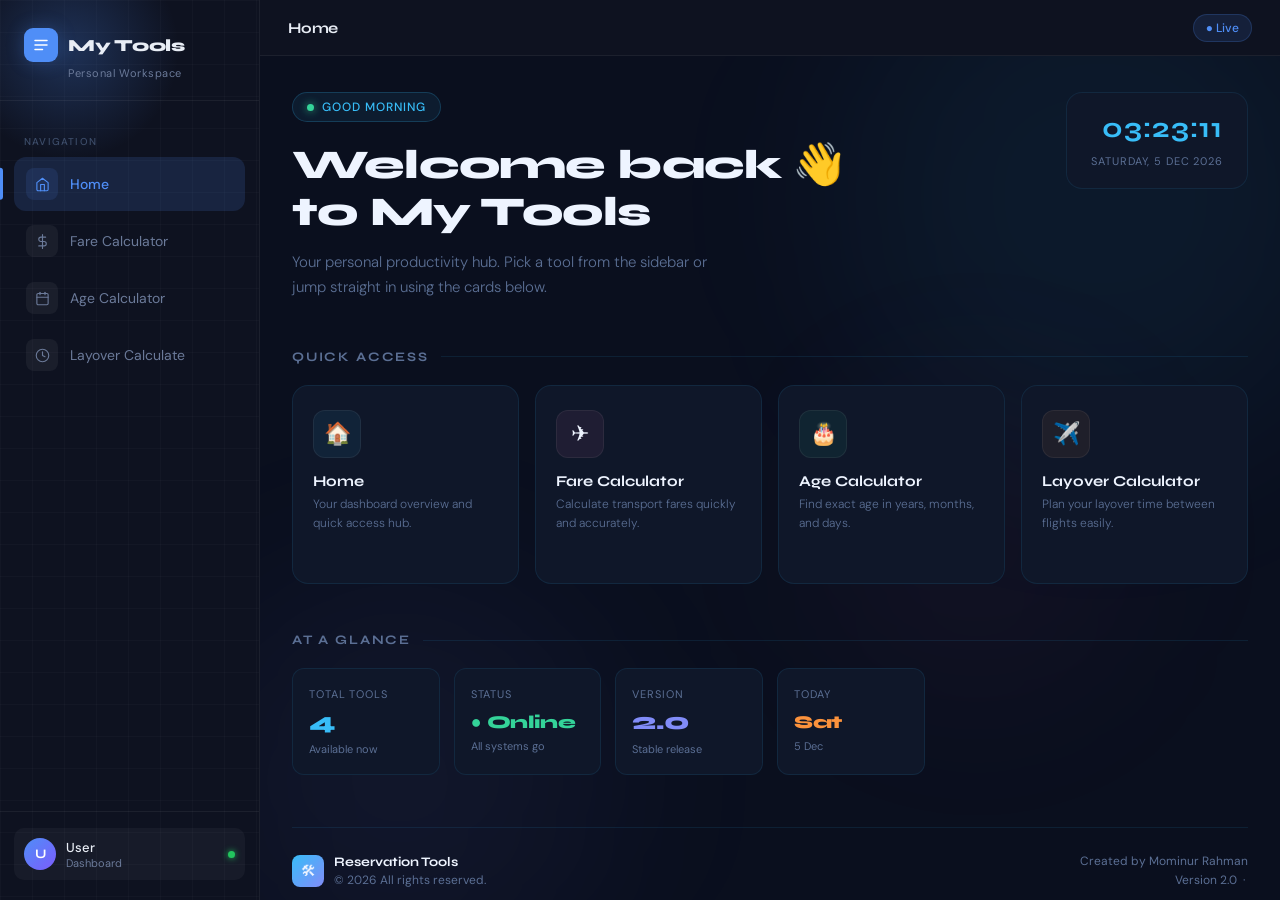
<file: index.html>
<!DOCTYPE html>
<html lang="en">
<head>
  <meta charset="UTF-8">
  <meta name="viewport" content="width=device-width, initial-scale=1.0">
  <title>Reservation-tools</title>
  <link rel="preconnect" href="https://fonts.googleapis.com">
  <link href="https://fonts.googleapis.com/css2?family=Syne:wght@400;600;700;800&family=DM+Sans:wght@300;400;500&display=swap" rel="stylesheet">

  <style>
    *, *::before, *::after {
      box-sizing: border-box;
      margin: 0;
      padding: 0;
    }

    :root {
      --bg-deep:       #0a0d14;
      --bg-sidebar:    #0e1220;
      --bg-card:       #141927;
      --border:        rgba(255,255,255,0.06);
      --accent:        #4f8ef7;
      --accent-glow:   rgba(79,142,247,0.25);
      --accent-soft:   rgba(79,142,247,0.12);
      --text-primary:  #e8edf5;
      --text-muted:    #6b7a99;
      --text-dim:      #3d4d6a;
      --active-bg:     rgba(79,142,247,0.15);
      --hover-bg:      rgba(255,255,255,0.04);
      --sidebar-w:     260px;
      --radius:        12px;
    }

    html, body {
      height: 100%;
      background: var(--bg-deep);
      color: var(--text-primary);
      font-family: 'DM Sans', sans-serif;
    }

    body {
      display: flex;
      height: 100vh;
      overflow: hidden;
    }

    /* ── SIDEBAR ── */
    .sidebar {
      width: var(--sidebar-w);
      min-width: var(--sidebar-w);
      background: var(--bg-sidebar);
      border-right: 1px solid var(--border);
      display: flex;
      flex-direction: column;
      position: relative;
      overflow: hidden;
    }

    .sidebar::before {
      content: '';
      position: absolute;
      inset: 0;
      background-image:
        linear-gradient(var(--border) 1px, transparent 1px),
        linear-gradient(90deg, var(--border) 1px, transparent 1px);
      background-size: 32px 32px;
      opacity: 0.4;
      pointer-events: none;
    }

    .sidebar::after {
      content: '';
      position: absolute;
      top: -60px;
      left: -40px;
      width: 220px;
      height: 220px;
      background: radial-gradient(circle, var(--accent-glow) 0%, transparent 70%);
      pointer-events: none;
    }

    /* ── BRAND ── */
    .brand {
      padding: 28px 24px 20px;
      position: relative;
      z-index: 1;
      border-bottom: 1px solid var(--border);
    }

    .brand-logo {
      display: flex;
      align-items: center;
      gap: 10px;
      margin-bottom: 4px;
    }

    .brand-icon {
      width: 34px;
      height: 34px;
      background: var(--accent);
      border-radius: 9px;
      display: flex;
      align-items: center;
      justify-content: center;
      box-shadow: 0 0 18px var(--accent-glow);
      flex-shrink: 0;
    }

    .brand-icon svg {
      width: 18px;
      height: 18px;
      stroke: white;
      fill: none;
      stroke-width: 2;
      stroke-linecap: round;
    }

    .brand-name {
      font-family: 'Syne', sans-serif;
      font-size: 17px;
      font-weight: 800;
      letter-spacing: -0.3px;
      color: var(--text-primary);
    }

    .brand-tag {
      font-size: 11px;
      color: var(--text-muted);
      letter-spacing: 0.05em;
      margin-left: 44px;
    }

    /* ── NAV ── */
    .nav-section {
      flex: 1;
      padding: 20px 14px;
      position: relative;
      z-index: 1;
      display: flex;
      flex-direction: column;
      gap: 3px;
      overflow-y: auto;
    }

    .nav-label {
      font-size: 10px;
      font-weight: 500;
      letter-spacing: 0.12em;
      text-transform: uppercase;
      color: var(--text-dim);
      padding: 10px 10px 6px;
      margin-top: 4px;
    }

    .menu {
      display: flex;
      align-items: center;
      gap: 12px;
      padding: 11px 12px;
      border-radius: var(--radius);
      text-decoration: none;
      color: var(--text-muted);
      font-size: 14px;
      font-weight: 400;
      transition: background 0.18s, color 0.18s, transform 0.15s;
      position: relative;
      cursor: pointer;
    }

    .menu:hover {
      background: var(--hover-bg);
      color: var(--text-primary);
      transform: translateX(2px);
    }

    .menu.active {
      background: var(--active-bg);
      color: var(--accent);
      font-weight: 500;
    }

    .menu.active::before {
      content: '';
      position: absolute;
      left: -14px;
      top: 50%;
      transform: translateY(-50%);
      width: 3px;
      height: 60%;
      background: var(--accent);
      border-radius: 0 3px 3px 0;
    }

    .menu-icon {
      width: 32px;
      height: 32px;
      border-radius: 8px;
      background: rgba(255,255,255,0.05);
      display: flex;
      align-items: center;
      justify-content: center;
      flex-shrink: 0;
      transition: background 0.18s;
    }

    .menu.active .menu-icon {
      background: var(--accent-soft);
    }

    .menu:hover .menu-icon {
      background: rgba(255,255,255,0.08);
    }

    .menu-icon svg {
      width: 15px;
      height: 15px;
      stroke: currentColor;
      fill: none;
      stroke-width: 1.8;
      stroke-linecap: round;
      stroke-linejoin: round;
    }

    /* ── FOOTER ── */
    .sidebar-footer {
      padding: 16px 14px 20px;
      border-top: 1px solid var(--border);
      position: relative;
      z-index: 1;
    }

    .user-card {
      display: flex;
      align-items: center;
      gap: 10px;
      padding: 10px;
      border-radius: 10px;
      background: var(--hover-bg);
    }

    .user-avatar {
      width: 32px;
      height: 32px;
      border-radius: 50%;
      background: linear-gradient(135deg, var(--accent), #7c5cfc);
      display: flex;
      align-items: center;
      justify-content: center;
      font-family: 'Syne', sans-serif;
      font-weight: 700;
      font-size: 13px;
      color: white;
      flex-shrink: 0;
    }

    .user-info {
      flex: 1;
      min-width: 0;
    }

    .user-name {
      font-size: 13px;
      font-weight: 500;
      color: var(--text-primary);
      white-space: nowrap;
      overflow: hidden;
      text-overflow: ellipsis;
    }

    .user-role {
      font-size: 11px;
      color: var(--text-muted);
    }

    .user-dot {
      width: 7px;
      height: 7px;
      border-radius: 50%;
      background: #22c55e;
      box-shadow: 0 0 6px #22c55e;
      flex-shrink: 0;
    }

    /* ── MAIN CONTENT ── */
    .content-area {
      flex: 1;
      display: flex;
      flex-direction: column;
      overflow: hidden;
    }

    .topbar {
      height: 56px;
      background: var(--bg-sidebar);
      border-bottom: 1px solid var(--border);
      display: flex;
      align-items: center;
      justify-content: space-between;
      padding: 0 28px;
      flex-shrink: 0;
    }

    .topbar-title {
      font-family: 'Syne', sans-serif;
      font-size: 15px;
      font-weight: 700;
      color: var(--text-primary);
      letter-spacing: -0.2px;
    }

    .topbar-right {
      display: flex;
      align-items: center;
      gap: 8px;
    }

    .topbar-pill {
      padding: 5px 12px;
      border-radius: 20px;
      background: var(--accent-soft);
      color: var(--accent);
      font-size: 12px;
      font-weight: 500;
      border: 1px solid rgba(79,142,247,0.2);
    }

    .frame-wrapper {
      flex: 1;
      position: relative;
      overflow: hidden;
    }

    .content {
      width: 100%;
      height: 100%;
      border: none;
      display: block;
      background: var(--bg-deep);
    }

    .nav-section::-webkit-scrollbar { width: 4px; }
    .nav-section::-webkit-scrollbar-track { background: transparent; }
    .nav-section::-webkit-scrollbar-thumb { background: var(--border); border-radius: 4px; }
  </style>
</head>
<body>

  <!-- ── SIDEBAR ── -->
  <div class="sidebar">

    <div class="brand">
      <div class="brand-logo">
        <div class="brand-icon">
          <svg viewBox="0 0 24 24"><path d="M4 6h16M4 12h16M4 18h10"/></svg>
        </div>
        <span class="brand-name">My Tools</span>
      </div>
      <div class="brand-tag">Personal Workspace</div>
    </div>

    <nav class="nav-section">
      <div class="nav-label">Navigation</div>

      <a class="menu active" href="home.html" target="frame" onclick="setActive(this, 'Home')">
        <span class="menu-icon">
          <svg viewBox="0 0 24 24"><path d="M3 9l9-7 9 7v11a2 2 0 0 1-2 2H5a2 2 0 0 1-2-2z"/><polyline points="9 22 9 12 15 12 15 22"/></svg>
        </span>
        Home
      </a>

      <a class="menu" href="Fare-Calculator/fare.html" target="frame" onclick="setActive(this, 'Fare Calculator')">
        <span class="menu-icon">
          <svg viewBox="0 0 24 24"><line x1="12" y1="1" x2="12" y2="23"/><path d="M17 5H9.5a3.5 3.5 0 0 0 0 7h5a3.5 3.5 0 0 1 0 7H6"/></svg>
        </span>
        Fare Calculator
      </a>

      <a class="menu" href="Age-Calculator/age.html" target="frame" onclick="setActive(this, 'Age Calculator')">
        <span class="menu-icon">
          <svg viewBox="0 0 24 24"><rect x="3" y="4" width="18" height="18" rx="2" ry="2"/><line x1="16" y1="2" x2="16" y2="6"/><line x1="8" y1="2" x2="8" y2="6"/><line x1="3" y1="10" x2="21" y2="10"/></svg>
        </span>
        Age Calculator
      </a>

      <a class="menu" href="Layover/Layover.html" target="frame" onclick="setActive(this, 'Layover Calculate')">
        <span class="menu-icon">
          <svg viewBox="0 0 24 24"><circle cx="12" cy="12" r="10"/><polyline points="12 6 12 12 16 14"/></svg>
        </span>
        Layover Calculate
      </a>
    </nav>

    <div class="sidebar-footer">
      <div class="user-card">
        <div class="user-avatar">U</div>
        <div class="user-info">
          <div class="user-name">User</div>
          <div class="user-role">Dashboard</div>
        </div>
        <div class="user-dot"></div>
      </div>
    </div>

  </div>

  <!-- ── MAIN ── -->
  <div class="content-area">
    <div class="topbar">
      <span class="topbar-title" id="page-title">Home</span>
      <div class="topbar-right">
        <span class="topbar-pill">● Live</span>
      </div>
    </div>
    <div class="frame-wrapper">
      <iframe class="content" name="frame" src="home.html"></iframe>
    </div>
  </div>

  <script>
    function setActive(el, title) {
      document.querySelectorAll('.menu').forEach(m => m.classList.remove('active'));
      el.classList.add('active');
      document.getElementById('page-title').textContent = title;
    }
  </script>

</body>
</html>
</file>
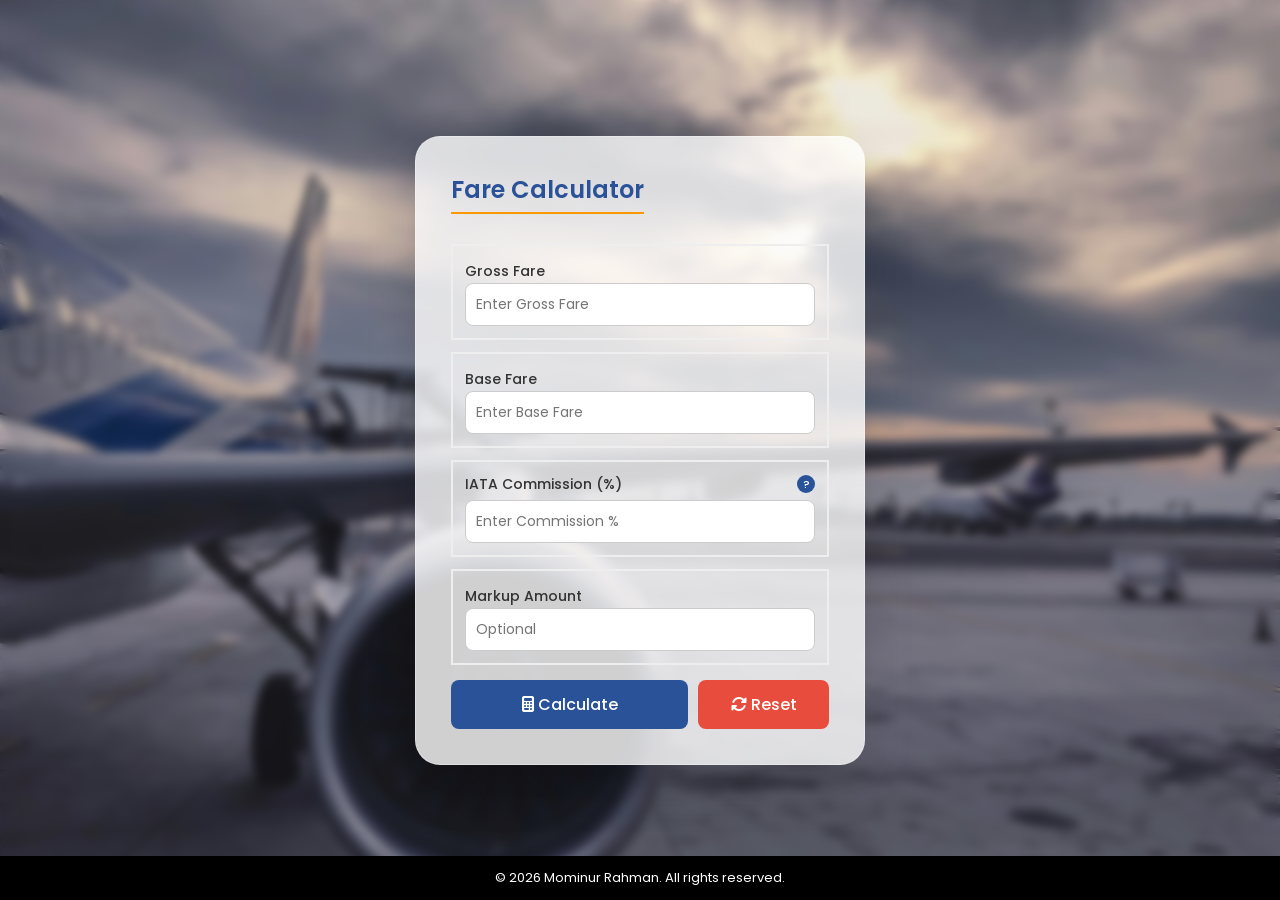
<file: Version 1.1/index.html>
<!DOCTYPE html>
<html lang="en">
<head>
    <meta charset="UTF-8">
    <meta name="viewport" content="width=device-width, initial-scale=1.0">
    <title>Professional Fare Calculator</title>
    <link href="https://fonts.googleapis.com/css2?family=Poppins:wght@300;400;600&display=swap" rel="stylesheet">
    <link rel="stylesheet" href="https://cdnjs.cloudflare.com/ajax/libs/font-awesome/6.5.0/css/all.min.css">
    <!-- <link rel="stylesheet" href="https://cdn.jsdelivr.net/gh/khmominur/Fare-Calculator/style.css"> -->
    <link rel="stylesheet" href="style.css">
</head>
<body>

<div class="card">
    <h2>Fare Calculator</h2>

    <div class="input-group">
        <label>Gross Fare</label>
        <input type="number" id="gross_fare" placeholder="Enter Gross Fare">
    </div>

    <div class="input-group">
        <label>Base Fare</label>
        <input type="number" id="base_fare" placeholder="Enter Base Fare">
    </div>

    <div class="input-group">
        <div class="label-container">
            <label>IATA Commission (%)</label>
            <a href="https://raw.githubusercontent.com/khmominur/Fare-Calculator/refs/heads/main/Commission.jpeg" target="_blank" class="info-btn" title="Click to see info">?</a>
        </div>
        <input type="number" id="iata_com" placeholder="Enter Commission %">
    </div>

    <div class="input-group">
        <label>Markup Amount</label>
        <input type="number" id="markup_amount" placeholder="Optional">
    </div>

    <div class="button-group">
        <button class="btn" onclick="calculateFare()">
            <i class="fa-solid fa-calculator"></i> Calculate
        </button>
        <button class="btn btn-reset" onclick="resetForm()">
            <i class="fa-solid fa-rotate"></i> Reset
        </button>
    </div>

    <div class="results" id="results" style="display:none;">
        <p id="ait"></p>
        <p id="iata"></p>
        <p id="net"></p>
    </div>
</div>

<div class="footer">
    <p>© 2026 Mominur Rahman. All rights reserved.</p>
</div>
<!-- <script src="https://cdn.jsdelivr.net/gh/khmominur/Fare-Calculator/script.js"></script> -->
<script src="script.js"></script>
</body>
</html>
</file>
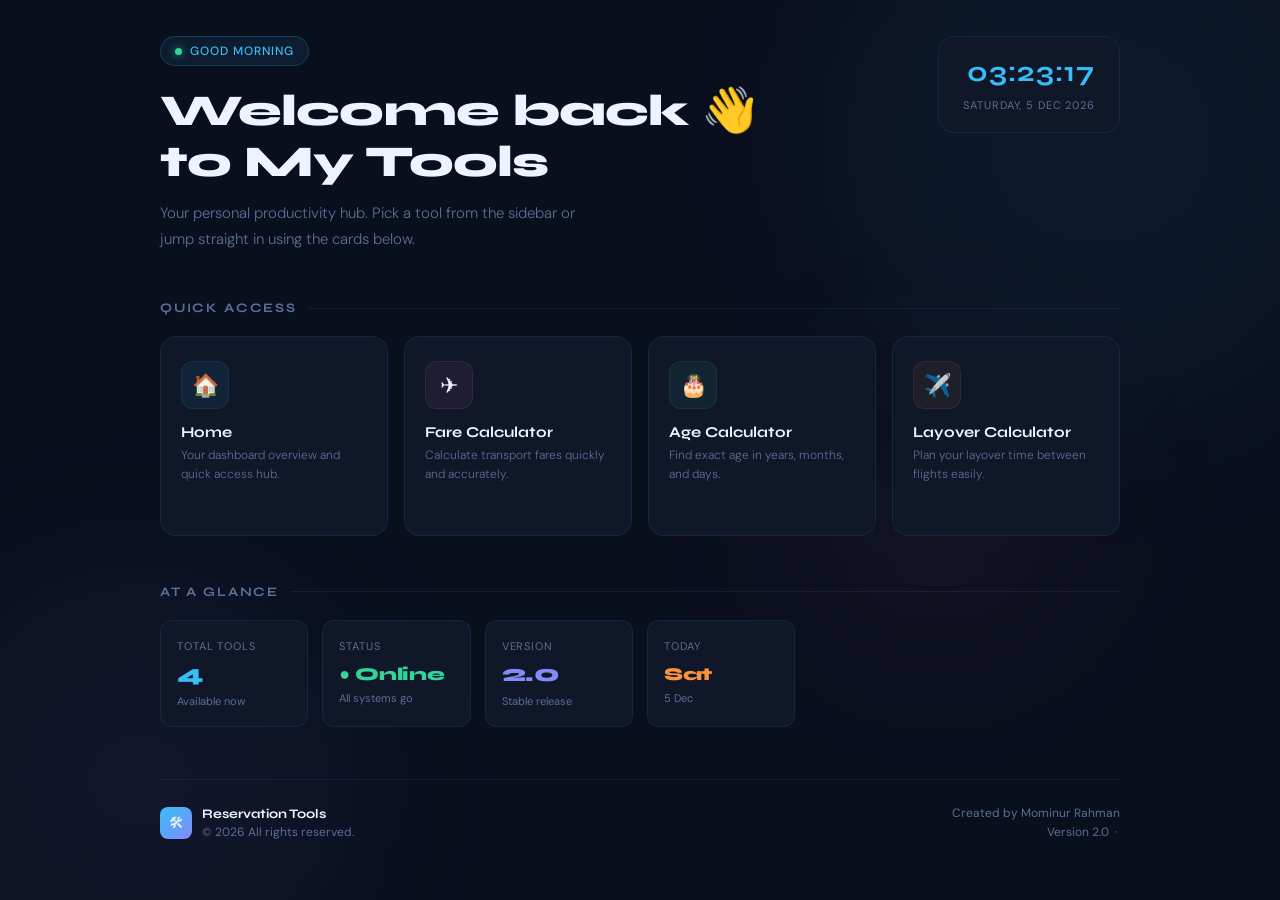
<file: home.html>
<!DOCTYPE html>
<html lang="en">
<head>
  <meta charset="UTF-8">
  <meta name="viewport" content="width=device-width, initial-scale=1.0">
  <title>Home – My Tools</title>
  <link href="https://fonts.googleapis.com/css2?family=Syne:wght@400;600;700;800&family=DM+Sans:ital,wght@0,300;0,400;0,500;1,300&display=swap" rel="stylesheet">
  <style>
    *, *::before, *::after { box-sizing: border-box; margin: 0; padding: 0; }

    :root {
      --bg:           #0a0f1e;
      --card-bg:      #0f1729;
      --border:       rgba(56,189,248,0.10);
      --accent:       #38bdf8;
      --accent-glow:  rgba(56,189,248,0.18);
      --accent2:      #818cf8;
      --accent3:      #f472b6;
      --accent4:      #34d399;
      --accent5:      #fb923c;
      --text:         #eef4ff;
      --muted:        #5b6f94;
      --radius:       16px;
    }

    html { scroll-behavior: smooth; }

    body {
      background: var(--bg);
      color: var(--text);
      font-family: 'DM Sans', sans-serif;
      min-height: 100vh;
      overflow-x: hidden;
      padding: 36px 32px 48px;
    }

    /* ── Ambient glows ── */
    .ambient {
      position: fixed;
      border-radius: 50%;
      filter: blur(90px);
      pointer-events: none;
      z-index: 0;
    }
    .amb-1 { width: 520px; height: 520px; background: rgba(56,189,248,0.06);  top: -120px; right: -80px; }
    .amb-2 { width: 400px; height: 400px; background: rgba(129,140,248,0.06); bottom: -80px; left: -60px; }
    .amb-3 { width: 300px; height: 300px; background: rgba(244,114,182,0.04); top: 40%;  right: 15%; }

    .page { position: relative; z-index: 1; max-width: 960px; margin: 0 auto; }

    /* ── Hero ── */
    .hero {
      display: flex;
      align-items: flex-start;
      justify-content: space-between;
      gap: 24px;
      margin-bottom: 48px;
      animation: fadeUp 0.6s ease both;
    }

    .hero-left { flex: 1; }

    .greeting-chip {
      display: inline-flex;
      align-items: center;
      gap: 8px;
      background: rgba(56,189,248,0.08);
      border: 1px solid rgba(56,189,248,0.20);
      padding: 6px 14px;
      border-radius: 20px;
      font-size: 12px;
      font-weight: 500;
      color: var(--accent);
      letter-spacing: 0.08em;
      text-transform: uppercase;
      margin-bottom: 20px;
    }

    .live-dot {
      width: 7px; height: 7px;
      border-radius: 50%;
      background: var(--accent4);
      box-shadow: 0 0 8px rgba(52,211,153,0.8);
      animation: blink 2s infinite;
    }

    @keyframes blink { 0%,100%{opacity:1} 50%{opacity:0.4} }

    .hero h1 {
      font-family: 'Syne', sans-serif;
      font-size: clamp(28px, 4vw, 44px);
      font-weight: 800;
      line-height: 1.15;
      letter-spacing: -0.02em;
      color: var(--text);
      margin-bottom: 14px;
    }

    .hero h1 .hi { color: var(--accent); }

    .hero p {
      font-size: 15px;
      color: var(--muted);
      line-height: 1.7;
      max-width: 420px;
      font-weight: 300;
    }

    .hero-right {
      flex-shrink: 0;
      text-align: right;
    }

    .clock-card {
      background: var(--card-bg);
      border: 1px solid var(--border);
      border-radius: var(--radius);
      padding: 18px 24px;
      min-width: 160px;
    }

    #clock {
      font-family: 'Syne', sans-serif;
      font-size: 28px;
      font-weight: 700;
      color: var(--accent);
      letter-spacing: 0.04em;
      display: block;
      margin-bottom: 4px;
    }

    #date-str {
      font-size: 11px;
      color: var(--muted);
      letter-spacing: 0.08em;
      text-transform: uppercase;
    }

    /* ── Section title ── */
    .section-head {
      display: flex;
      align-items: center;
      gap: 12px;
      margin-bottom: 20px;
      animation: fadeUp 0.6s 0.15s ease both;
    }

    .section-head h2 {
      font-family: 'Syne', sans-serif;
      font-size: 13px;
      font-weight: 700;
      letter-spacing: 0.14em;
      text-transform: uppercase;
      color: var(--muted);
    }

    .section-line {
      flex: 1;
      height: 1px;
      background: var(--border);
    }

    /* ── Tool Cards Grid ── */
    .tools-grid {
      display: grid;
      grid-template-columns: repeat(auto-fill, minmax(210px, 1fr));
      gap: 16px;
      margin-bottom: 48px;
    }

    .tool-card {
      background: var(--card-bg);
      border: 1px solid var(--border);
      border-radius: var(--radius);
      padding: 24px 20px 20px;
      text-decoration: none;
      color: var(--text);
      display: flex;
      flex-direction: column;
      gap: 14px;
      position: relative;
      overflow: hidden;
      transition: transform 0.22s ease, border-color 0.22s ease, box-shadow 0.22s ease;
      cursor: pointer;
      animation: fadeUp 0.6s ease both;
    }

    .tool-card:nth-child(1) { animation-delay: 0.10s; }
    .tool-card:nth-child(2) { animation-delay: 0.18s; }
    .tool-card:nth-child(3) { animation-delay: 0.26s; }
    .tool-card:nth-child(4) { animation-delay: 0.34s; }

    .tool-card::before {
      content: '';
      position: absolute;
      inset: 0;
      opacity: 0;
      transition: opacity 0.3s;
      border-radius: var(--radius);
    }

    .tool-card:hover { transform: translateY(-4px); }
    .tool-card:hover::before { opacity: 1; }

    /* per-card accent colors */
    .card-1 { --c: var(--accent);  --cg: rgba(56,189,248,0.07);  }
    .card-2 { --c: var(--accent3); --cg: rgba(244,114,182,0.07); }
    .card-3 { --c: var(--accent4); --cg: rgba(52,211,153,0.07);  }
    .card-4 { --c: var(--accent5); --cg: rgba(251,146,60,0.07);  }

    .tool-card:hover {
      border-color: var(--c);
      box-shadow: 0 0 28px var(--cg), 0 8px 32px rgba(0,0,0,0.3);
    }

    .card-icon-wrap {
      width: 48px; height: 48px;
      border-radius: 12px;
      background: var(--cg);
      border: 1px solid rgba(255,255,255,0.06);
      display: flex;
      align-items: center;
      justify-content: center;
      font-size: 22px;
      transition: transform 0.22s ease;
    }

    .tool-card:hover .card-icon-wrap { transform: scale(1.1); }

    .card-info h3 {
      font-family: 'Syne', sans-serif;
      font-size: 15px;
      font-weight: 700;
      margin-bottom: 5px;
      color: var(--text);
    }

    .card-info p {
      font-size: 12px;
      color: var(--muted);
      line-height: 1.6;
      font-weight: 300;
    }

    .card-arrow {
      margin-top: auto;
      display: flex;
      align-items: center;
      gap: 6px;
      font-size: 12px;
      font-weight: 500;
      color: var(--c);
      opacity: 0;
      transform: translateX(-6px);
      transition: opacity 0.22s, transform 0.22s;
      letter-spacing: 0.04em;
    }

    .tool-card:hover .card-arrow {
      opacity: 1;
      transform: translateX(0);
    }

    /* ── Quick Stats ── */
    .stats-row {
      display: grid;
      grid-template-columns: repeat(auto-fill, minmax(140px, 1fr));
      gap: 14px;
      margin-bottom: 48px;
      animation: fadeUp 0.6s 0.4s ease both;
    }

    .stat-card {
      background: var(--card-bg);
      border: 1px solid var(--border);
      border-radius: 12px;
      padding: 18px 16px;
      display: flex;
      flex-direction: column;
      gap: 6px;
    }

    .stat-label {
      font-size: 11px;
      color: var(--muted);
      letter-spacing: 0.08em;
      text-transform: uppercase;
    }

    .stat-value {
      font-family: 'Syne', sans-serif;
      font-size: 24px;
      font-weight: 800;
      letter-spacing: -0.02em;
    }

    .stat-sub {
      font-size: 11px;
      color: var(--muted);
    }

    /* ── Footer ── */
    .footer {
      margin-top: 52px;
      padding-top: 24px;
      border-top: 1px solid var(--border);
      display: flex;
      align-items: center;
      justify-content: space-between;
      gap: 16px;
      flex-wrap: wrap;
      animation: fadeUp 0.6s 0.5s ease both;
    }

    .footer-left {
      display: flex;
      align-items: center;
      gap: 10px;
    }

    .footer-icon {
      width: 32px; height: 32px;
      border-radius: 8px;
      background: linear-gradient(135deg, var(--accent), var(--accent2));
      display: flex;
      align-items: center;
      justify-content: center;
      font-size: 15px;
      flex-shrink: 0;
    }

    .footer-brand {
      font-family: 'Syne', sans-serif;
      font-size: 13px;
      font-weight: 700;
      color: var(--text);
    }

    .footer-copy {
      font-size: 12px;
      color: var(--muted);
      margin-top: 2px;
    }

    .footer-right {
      font-size: 12px;
      color: var(--muted);
      text-align: right;
      line-height: 1.6;
    }

    .footer-right span {
      color: var(--accent);
    }

    /* ── Animations ── */
    @keyframes fadeUp {
      from { opacity: 0; transform: translateY(20px); }
      to   { opacity: 1; transform: translateY(0); }
    }
  </style>
</head>
<body>

  <!-- Ambient background -->
  <div class="ambient amb-1"></div>
  <div class="ambient amb-2"></div>
  <div class="ambient amb-3"></div>

  <div class="page">

    <!-- ── Hero ── -->
    <div class="hero">
      <div class="hero-left">
        <div class="greeting-chip">
          <div class="live-dot"></div>
          <span id="greet-chip">Good Morning</span>
        </div>
        <h1>Welcome back <span class="hi">👋</span><br>to My Tools</h1>
        <p>Your personal productivity hub. Pick a tool from the sidebar or jump straight in using the cards below.</p>
      </div>
      <div class="hero-right">
        <div class="clock-card">
          <span id="clock">--:--:--</span>
          <span id="date-str">Loading…</span>
        </div>
      </div>
    </div>

    <!-- ── Tools ── -->
    <div class="section-head">
      <h2>Quick Access</h2>
      <div class="section-line"></div>
    </div>

    <div class="tools-grid">

      <a class="tool-card card-1" href="home.html" target="frame" onclick="navigate(event, this)">
        <div class="card-icon-wrap">🏠</div>
        <div class="card-info">
          <h3>Home</h3>
          <p>Your dashboard overview and quick access hub.</p>
        </div>
        <div class="card-arrow">Open &nbsp;→</div>
      </a>

      <a class="tool-card card-2" href="Fare-Calculator/fare.html" target="frame" onclick="navigate(event, this)">
        <div class="card-icon-wrap"><span>&#9992;</span></div>
        <div class="card-info">
          <h3>Fare Calculator</h3>
          <p>Calculate transport fares quickly and accurately.</p>
        </div>
        <div class="card-arrow">Open &nbsp;→</div>
      </a>

      <a class="tool-card card-3" href="Age-Calculator/age.html" target="frame" onclick="navigate(event, this)">
        <div class="card-icon-wrap">🎂</div>
        <div class="card-info">
          <h3>Age Calculator</h3>
          <p>Find exact age in years, months, and days.</p>
        </div>
        <div class="card-arrow">Open &nbsp;→</div>
      </a>

      <a class="tool-card card-4" href="Layover/Layover.html" target="frame" onclick="navigate(event, this)">
        <div class="card-icon-wrap">✈️</div>
        <div class="card-info">
          <h3>Layover Calculator</h3>
          <p>Plan your layover time between flights easily.</p>
        </div>
        <div class="card-arrow">Open &nbsp;→</div>
      </a>

    </div>

    <!-- ── Stats ── -->
    <div class="section-head" style="animation-delay:0.35s">
      <h2>At a Glance</h2>
      <div class="section-line"></div>
    </div>

    <div class="stats-row">
      <div class="stat-card">
        <div class="stat-label">Total Tools</div>
        <div class="stat-value" style="color:var(--accent)">4</div>
        <div class="stat-sub">Available now</div>
      </div>
      <div class="stat-card">
        <div class="stat-label">Status</div>
        <div class="stat-value" style="color:var(--accent4); font-size:18px; margin-top:4px">● Online</div>
        <div class="stat-sub">All systems go</div>
      </div>
      <div class="stat-card">
        <div class="stat-label">Version</div>
        <div class="stat-value" style="color:var(--accent2)">2.0</div>
        <div class="stat-sub">Stable release</div>
      </div>
      <div class="stat-card">
        <div class="stat-label">Today</div>
        <div class="stat-value" style="color:var(--accent5); font-size:18px; margin-top:4px" id="today-day">—</div>
        <div class="stat-sub" id="today-date">—</div>
      </div>
    </div>

    <!-- ── Footer ── -->
    <footer class="footer">
      <div class="footer-left">
        <div class="footer-icon">🛠</div>
        <div>
          <div class="footer-brand">Reservation Tools</div>
          <div class="footer-copy">&copy; <span id="copy-year"></span> All rights reserved.</div>
        </div>
      </div>
      <div class="footer-right">
        Created by Mominur Rahman<br>
        Version 2.0 &nbsp;·&nbsp;
      </div>
    </footer>

  </div><!-- /page -->

<script>
  /* ── Clock ── */
  function updateClock() {
    const now = new Date();
    const h = String(now.getHours()).padStart(2,'0');
    const m = String(now.getMinutes()).padStart(2,'0');
    const s = String(now.getSeconds()).padStart(2,'0');
    document.getElementById('clock').textContent = `${h}:${m}:${s}`;

    const days   = ['Sunday','Monday','Tuesday','Wednesday','Thursday','Friday','Saturday'];
    const months = ['Jan','Feb','Mar','Apr','May','Jun','Jul','Aug','Sep','Oct','Nov','Dec'];
    const ds = `${days[now.getDay()]}, ${now.getDate()} ${months[now.getMonth()]} ${now.getFullYear()}`;
    document.getElementById('date-str').textContent = ds;

    // Today stats
    document.getElementById('today-day').textContent  = days[now.getDay()].slice(0,3);
    document.getElementById('today-date').textContent = `${now.getDate()} ${months[now.getMonth()]}`;

    // Greeting chip
    const hr = now.getHours();
    const gr = hr < 12 ? 'Good Morning' : hr < 17 ? 'Good Afternoon' : 'Good Evening';
    document.getElementById('greet-chip').textContent = gr;
  }
  updateClock();
  setInterval(updateClock, 1000);

  /* ── Copyright year ── */
  document.getElementById('copy-year').textContent = new Date().getFullYear();

  /* ── Navigate (open in parent iframe target) ── */
  function navigate(e, el) {
    // Let href + target="frame" work naturally; just update sidebar active state if inside iframe
    if (window.parent && window.parent !== window) {
      try {
        const menus = window.parent.document.querySelectorAll('.menu');
        menus.forEach(m => m.classList.remove('active'));
        // match href
        const href = el.getAttribute('href');
        menus.forEach(m => {
          if (m.getAttribute('href') === href) m.classList.add('active');
        });
      } catch(err) {}
    }
  }
</script>

</body>
</html>
</file>
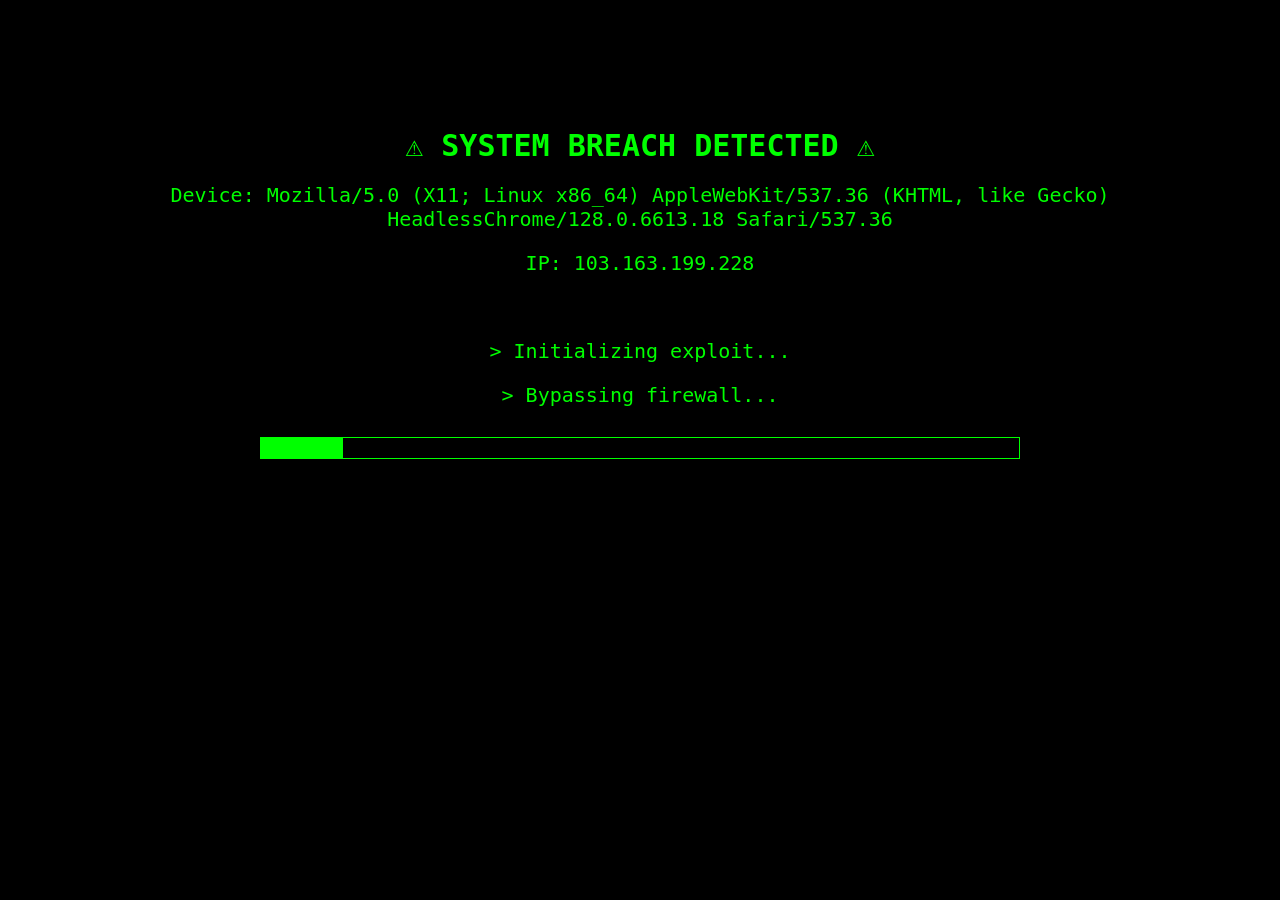
<file: prank.html>
<!DOCTYPE html>
<html lang="en">
<head>
<meta charset="UTF-8">
<title>SYSTEM ALERT</title>

<style>
body {
  background: black;
  color: lime;
  font-family: monospace;
  text-align: center;
  padding-top: 100px;
  overflow: hidden;
}

h1 {
  font-size: 30px;
}

.blink {
  animation: blink 1s infinite;
}

@keyframes blink {
  50% {opacity: 0;}
}

#text {
  font-size: 20px;
  margin-top: 20px;
}

#progressBar {
  width: 60%;
  height: 20px;
  border: 1px solid lime;
  margin: 30px auto;
}

#progress {
  height: 100%;
  width: 0%;
  background: lime;
}
</style>
</head>

<body>

<h1 class="blink">⚠ SYSTEM BREACH DETECTED ⚠</h1>

<div id="text"></div>

<div id="progressBar">
  <div id="progress"></div>
</div>

<script>

const logs = [
  "Initializing exploit...",
  "Bypassing firewall...",
  "Injecting payload...",
  "Accessing /root directory...",
  "Decrypting AES-256...",
  "Dumping database...",
  "Uploading to remote server..."
];

let progress = 0;

const container = document.getElementById("text");

// fake IP 😈
const fakeIP = "103." + Math.floor(Math.random()*255) + "." + Math.floor(Math.random()*255) + "." + Math.floor(Math.random()*255);

// show device info
container.innerHTML += "<p>Device: " + navigator.userAgent + "</p>";
container.innerHTML += "<p>IP: " + fakeIP + "</p><br>";

function addLog() {
  if (logs.length === 0) return;

  const log = logs.shift();

  const p = document.createElement("p");
  p.innerText = "> " + log;

  container.appendChild(p);

  window.scrollTo(0, document.body.scrollHeight);

  setTimeout(addLog, 500 + Math.random() * 1000);
}

// progress (random speed)
function updateProgress() {
  const bar = document.getElementById("progress");

  const interval = setInterval(() => {
    progress += Math.random() * 3;

    // stuck at 99% 😏
    if (progress > 99 && progress < 100) {
      progress = 99;
    }

    bar.style.width = progress + "%";

    if (progress >= 100) {
      clearInterval(interval);
      finalScreen();
    }
  }, 200);
}

// final 😂
function finalScreen() {
  document.body.style.background = "white";
  document.body.style.color = "black";

  document.body.innerHTML = `
    <h1>😂 ভয় পাইছেন ভাই 😂</h1>
    <button onclick="location.reload()">Reload</button>
  `;
}

// start
addLog();
updateProgress();

</script>

</body>
</html>
</file>
<file: Version 1.1/style.css>
* {
    margin: 0;
    padding: 0;
    box-sizing: border-box;
    font-family: 'Poppins', sans-serif;
}

:root {
    --primary: #2a5298;
    --accent: #ff9800;
    --bg-overlay: rgba(255, 255, 255, 0.8);
}

body {
    height: 100vh;
    display: flex;
    justify-content: center;
    align-items: center;
    background: url('04.jpg') no-repeat center center;
    background-size: cover;
    background-attachment: fixed;
    position: relative;
    backdrop-filter: blur(5px); /* ব্যাকগ্রাউন্ড ব্লার */
}

.card {
    /* background: #ffffff; */
    background: var(--bg-overlay);
    backdrop-filter: blur(10px);
    border: 1px solid rgba(255, 255, 255, 0.3);
    padding: 35px;
    width: 100%;
    max-width: 450px;
    border-radius: 25px;
    box-shadow: 0 20px 50px rgba(0, 0, 0, 0.15);
}

.card h2 {
    text-align: center;
    margin-bottom: 25px;
    font-weight: 600;
    color: var(--primary);
    font-size: 24px;
    border-bottom: 2px solid var(--accent);
    display: inline-block;
    padding-bottom: 5px;
    margin-bottom: 30px;
}

.input-group {
    margin-bottom: 12px;
    border: 2px solid #eee;
    padding: 12px;
    transition: 0.3s;
    font-weight: 500;
}

.input-group input:focus {
    border-color: var(--primary);
    box-shadow: 0 0 10px rgba(42, 82, 152, 0.1);
}
        
.label-container {
    display: flex;
    justify-content: space-between;
    align-items: center;
    margin-bottom: 5px;
}

.input-group label {
    font-weight: 500;
    color: #333;
    font-size: 14px;
}

/* Commision */
.info-btn {
     background: #2a5298;
    color: white;
    border: none;
    border-radius: 50%;
    width: 18px;
    height: 18px;
    font-size: 11px;
    cursor: pointer;
    display: flex;
    align-items: center;
    justify-content: center;
    text-decoration: none;
    transition: 0.3s;
}

        .info-btn:hover {
            background: #ff9800;
            transform: scale(1.1);
        }

        .input-group input {
            width: 100%;
            padding: 10px;
            border-radius: 8px;
            border: 1px solid #ccc;
            font-size: 14px;
            outline: none;
        }

        .button-group {
            display: flex;
            gap: 10px;
            margin-top: 15px;
        }

        .btn {
            flex: 2;
            padding: 12px;
            border: none;
            border-radius: 8px;
            background: #2a5298;
            color: #fff;
            font-size: 16px;
            font-weight: 500;
            cursor: pointer;
            transition: 0.3s ease;
        }

        .btn:hover {
            background: #1e3c72;
        }

        /* Reset Button Style */
        .btn-reset {
            flex: 1;
            background: #e74c3c;
        }

        .btn-reset:hover {
            background: #c0392b;
        }

        .results {
            margin-top: 20px;
            padding: 15px;
            background: #f4f6f9;
            border-radius: 10px;
            border-left: 5px solid #2a5298;

            border-left: 0;
            border-top: 4px solid var(--primary);
            box-shadow: 0 5px 15px rgba(0,0,0,0.05);
        }

        .results p {
            margin: 8px 0;
            font-weight: 600;
            color: #333;
        }

        .footer {
            position: fixed;
            bottom: 0;
            left: 0;
            width: 100%;
            background-color: black;
            color: white;
            text-align: center;
            padding: 12px 0;
            font-size: 13px;
        }


/* Micro Animation */
.card {
    animation: fadeIn 1s ease;
}

@keyframes fadeIn {
    from {
        opacity: 0;
        transform: translateY(20px);
    }
    to {
        opacity: 1;
        transform: translateY(0);
    }
}
</file>
